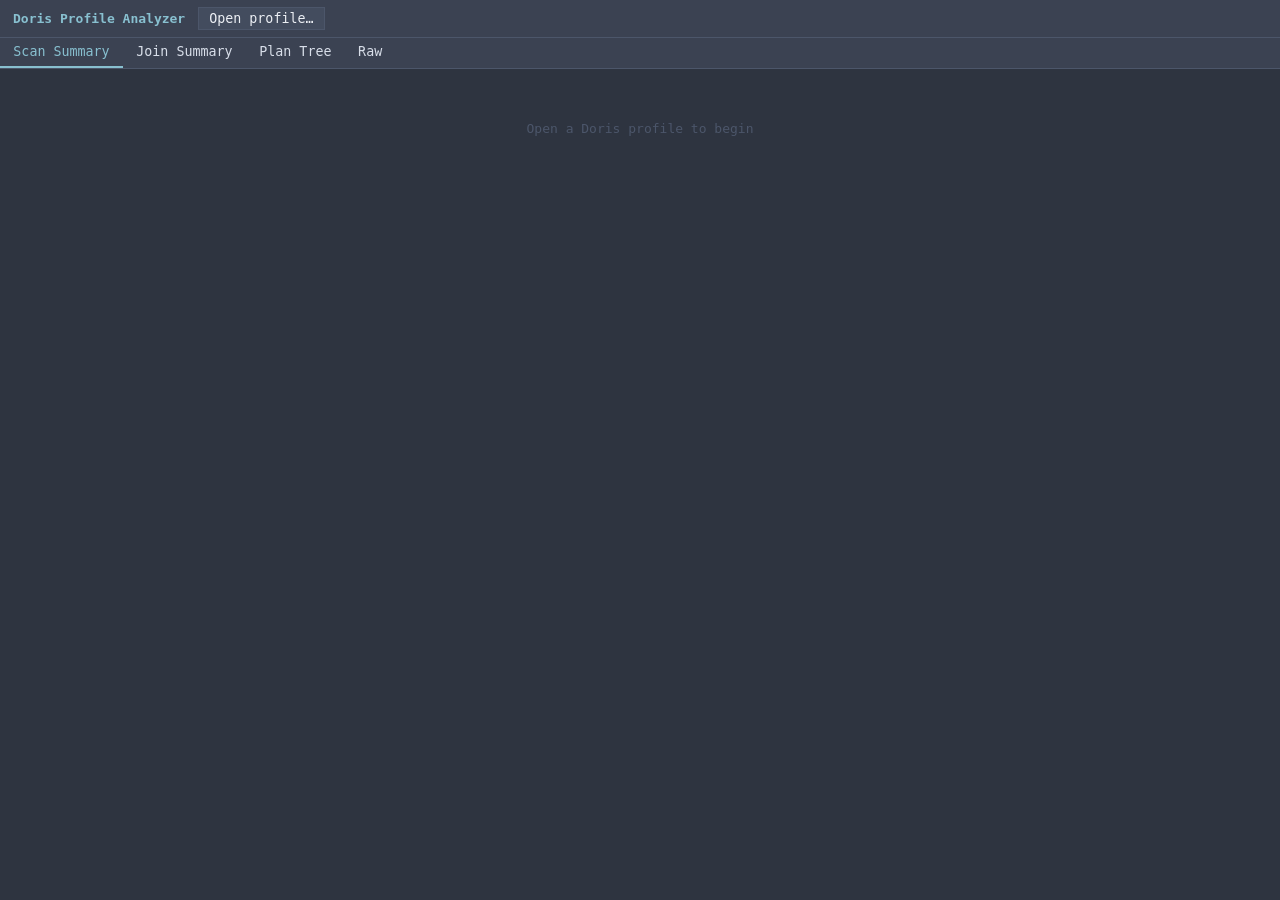
<file: index.html>
<!doctype html>
<html lang="en">
<head>
  <meta charset="utf-8">
  <title>Doris Profile Analyzer</title>
  <link rel="stylesheet" href="css/styles.css">
</head>
<body>
  <div id="app">
    <header class="app-header">
      <h1>Doris Profile Analyzer</h1>
      <button id="open-btn">Open profile…</button>
      <input id="file-input" type="file" hidden>
      <div id="file-meta"></div>
    </header>
    <nav class="tabs" id="tabs"></nav>
    <main id="content">
      <div class="empty-state">Drop a Doris profile here, or click "Open profile…"</div>
    </main>
    <div class="drop-overlay" id="drop-overlay">Drop profile here</div>
  </div>
  <script type="module" src="js/main.js"></script>
</body>
</html>
</file>
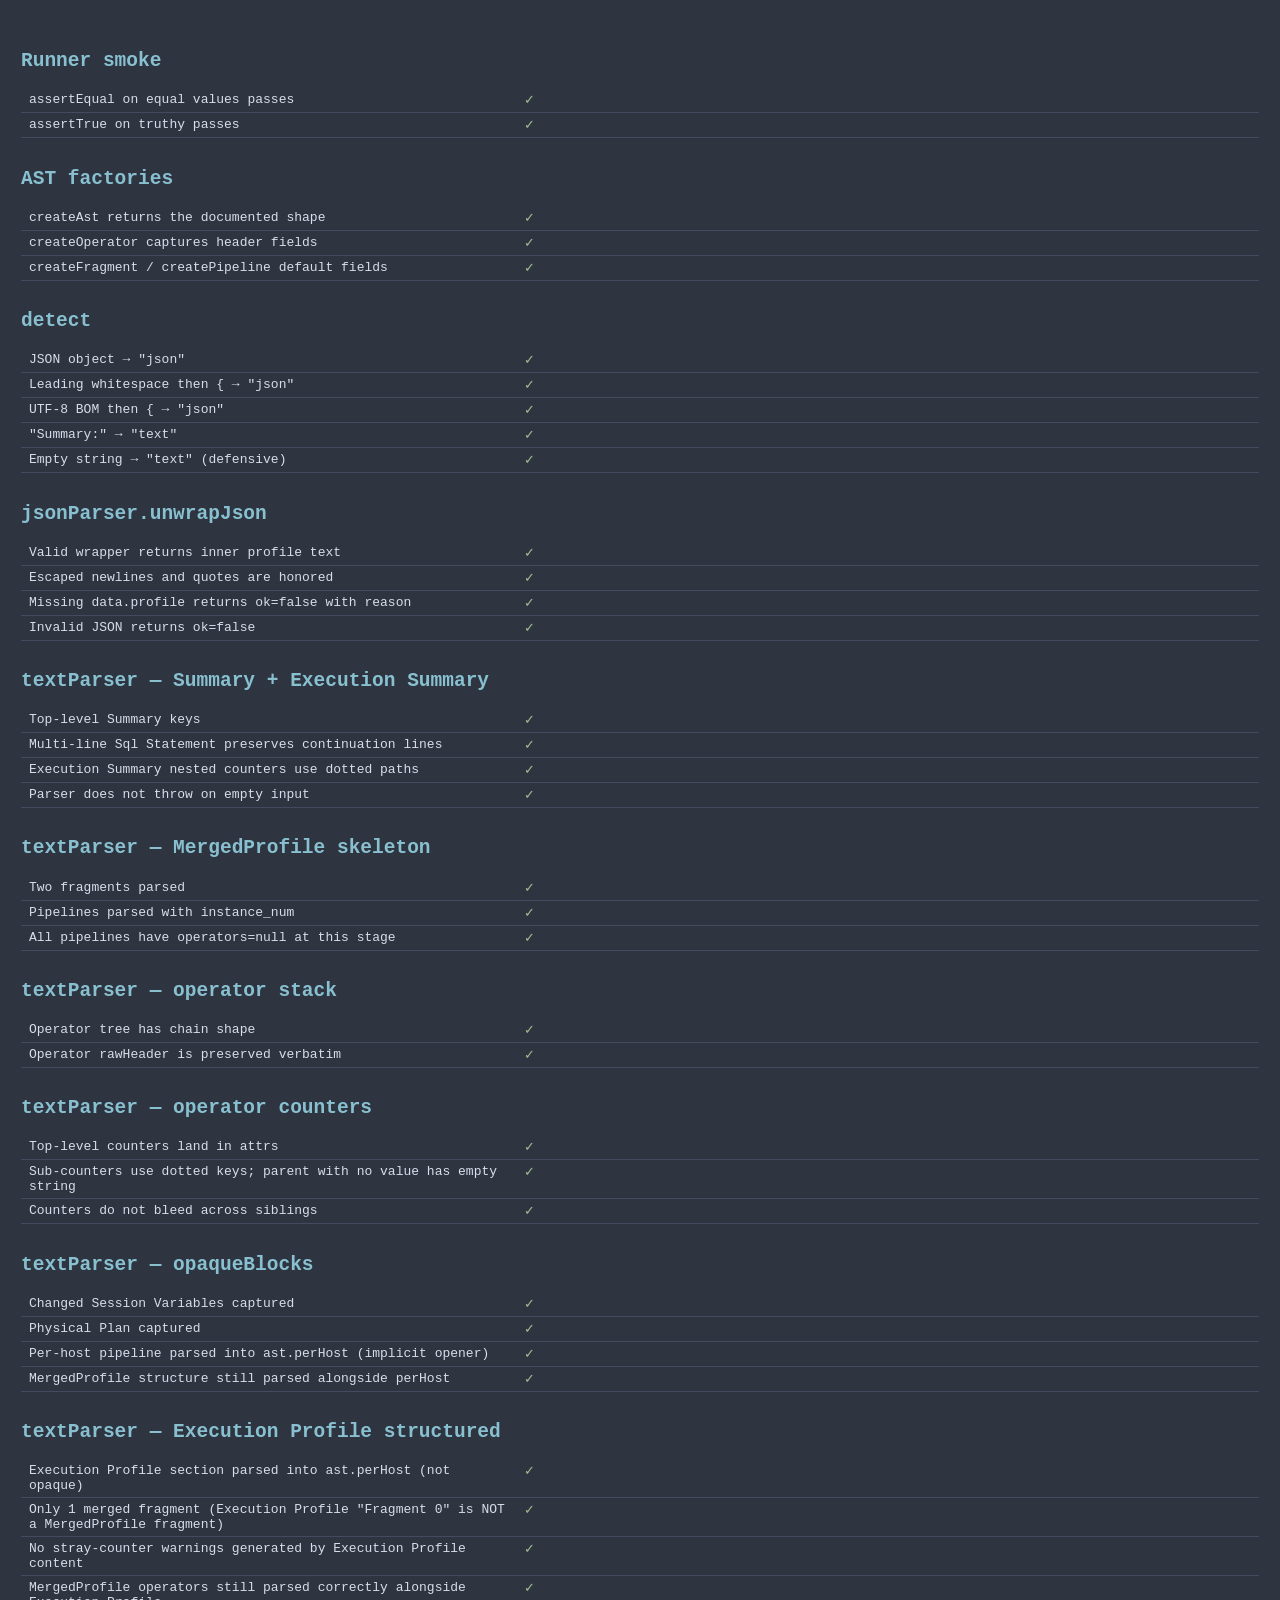
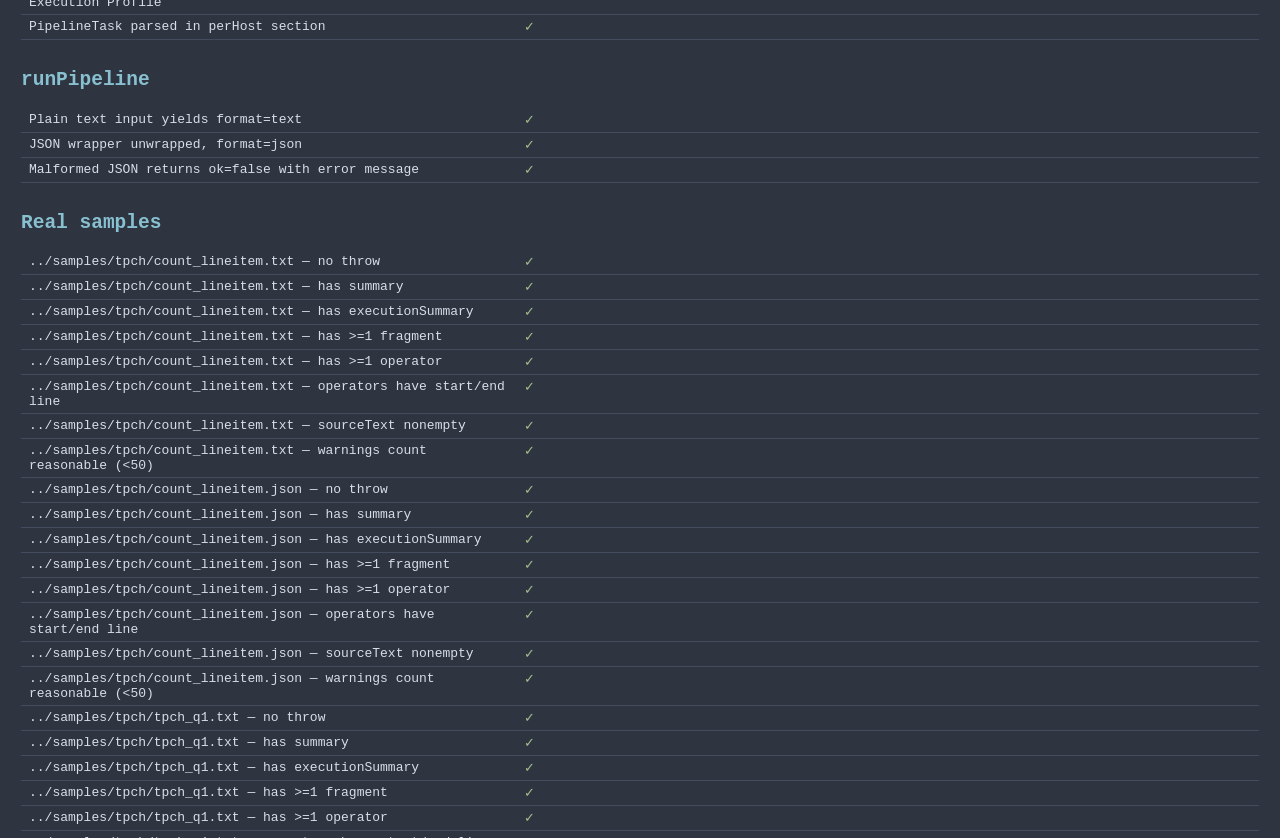
<file: test/index.html>
<!doctype html>
<html lang="en">
<head>
  <meta charset="utf-8">
  <title>doris-profile-analyzer — tests</title>
  <style>
    body { font-family: monospace; background: #2e3440; color: #d8dee9; padding: 1em; }
    h2 { margin-top: 1.5em; color: #88c0d0; }
    table.results { border-collapse: collapse; width: 100%; }
    table.results td { padding: 4px 8px; border-bottom: 1px solid #434c5e; vertical-align: top; }
    table.results td:first-child { width: 40%; }
    .pass { color: #a3be8c; }
    .fail { color: #bf616a; }
    .summary { font-size: 1.2em; padding: 0.5em; margin-bottom: 1em; }
    pre { margin: 0; white-space: pre-wrap; color: #bf616a; }
  </style>
</head>
<body>
  <div id="results"></div>
  <script type="module">
    import { run } from './runner.js';
    import './cases.js';
    run(document.getElementById('results'));
  </script>
</body>
</html>
</file>
<file: css/styles.css>
:root {
  /* Nord palette */
  --nord0:  #2e3440;
  --nord1:  #3b4252;
  --nord2:  #434c5e;
  --nord3:  #4c566a;
  --nord4:  #d8dee9;
  --nord5:  #e5e9f0;
  --nord6:  #eceff4;
  --nord7:  #8fbcbb;
  --nord8:  #88c0d0;
  --nord9:  #81a1c1;
  --nord10: #5e81ac;
  --nord11: #bf616a;
  --nord12: #d08770;
  --nord13: #ebcb8b;
  --nord14: #a3be8c;
  --nord15: #b48ead;
  --font-mono: ui-monospace, "Cascadia Code", "Consolas", "SF Mono", monospace;
}

* { box-sizing: border-box; }

html, body {
  margin: 0;
  padding: 0;
  height: 100%;
  background: var(--nord0);
  color: var(--nord4);
  font-family: var(--font-mono);
  font-size: 13px;
}

#app {
  display: flex;
  flex-direction: column;
  height: 100vh;
}

header.app-header {
  display: flex;
  align-items: center;
  gap: 1em;
  padding: 0.5em 1em;
  background: var(--nord1);
  border-bottom: 1px solid var(--nord3);
}

header.app-header h1 {
  margin: 0;
  font-size: 1em;
  color: var(--nord8);
}

button {
  background: var(--nord2);
  color: var(--nord6);
  border: 1px solid var(--nord3);
  padding: 0.25em 0.75em;
  font-family: inherit;
  cursor: pointer;
}
button:hover { background: var(--nord3); }

nav.tabs {
  display: flex;
  background: var(--nord1);
  border-bottom: 1px solid var(--nord3);
}
nav.tabs button.tab {
  background: transparent;
  border: none;
  border-bottom: 2px solid transparent;
  padding: 0.5em 1em;
  color: var(--nord4);
}
nav.tabs button.tab.active {
  color: var(--nord8);
  border-bottom-color: var(--nord8);
}

#content {
  flex: 1;
  overflow: auto;
}

/* Drop overlay */
.drop-overlay {
  position: fixed;
  inset: 0;
  background: rgba(46, 52, 64, 0.85);
  border: 4px dashed var(--nord8);
  display: none;
  align-items: center;
  justify-content: center;
  font-size: 1.5em;
  color: var(--nord8);
  z-index: 100;
}
.drop-overlay.visible { display: flex; }

.empty-state {
  padding: 4em;
  text-align: center;
  color: var(--nord3);
}

.raw-view {
  display: grid;
  grid-template-columns: max-content 1fr;
  font-family: var(--font-mono);
  font-size: 12px;
  line-height: 1.4;
}
.raw-view .gutter {
  background: var(--nord1);
  color: var(--nord3);
  text-align: right;
  user-select: none;
  padding: 0.25em 0.75em;
  border-right: 1px solid var(--nord3);
  white-space: pre;
}
.raw-view .body {
  padding: 0.25em 0.75em;
  white-space: pre;
  overflow-x: auto;
}
.raw-view .body .line { display: block; }

.raw-view .gutter .fold {
  display: inline-block;
  width: 1em;
  cursor: pointer;
  color: var(--nord3);
}
.raw-view .gutter .fold.collapsed { color: var(--nord13); }
.raw-view .gutter .fold.leaf      { visibility: hidden; }
.raw-view .body .line.hidden      { display: none; }
.raw-view .gutter .gutter-row { display: block; white-space: pre; }
.raw-view .gutter .gutter-row.hidden { display: none; }
.raw-view .gutter .gutter-row .line-num { color: var(--nord3); }

.app-header #file-meta {
  display: flex;
  gap: 1em;
  align-items: center;
  flex-wrap: wrap;
  color: var(--nord4);
}
.app-header #file-meta .field { display: inline-flex; gap: 0.4em; }
.app-header #file-meta .field .k { color: var(--nord3); }
.app-header #file-meta .badge {
  background: var(--nord13);
  color: var(--nord0);
  padding: 0.1em 0.5em;
  border-radius: 2px;
  cursor: pointer;
}
.warnings-panel {
  position: absolute;
  top: 3em;
  right: 1em;
  background: var(--nord1);
  border: 1px solid var(--nord13);
  padding: 0.5em;
  max-width: 40em;
  max-height: 20em;
  overflow: auto;
  display: none;
  z-index: 50;
}
.warnings-panel.visible { display: block; }
.warnings-panel .w-row { padding: 2px 0; }
.warnings-panel .w-line { color: var(--nord13); margin-right: 1em; }

.toast {
  position: fixed;
  bottom: 1em;
  right: 1em;
  background: var(--nord11);
  color: var(--nord6);
  padding: 0.5em 1em;
  border-radius: 2px;
  z-index: 200;
  max-width: 30em;
}
.banner {
  background: var(--nord13);
  color: var(--nord0);
  padding: 0.5em 1em;
  border-bottom: 1px solid var(--nord3);
}

.scan-summary { padding: 1em; }
.scan-summary .empty-state { padding: 2em; color: var(--nord3); text-align: center; }
.scan-summary-table {
  display: grid;
  grid-template-columns:
    2em
    minmax(8em, 1fr)
    minmax(7em, auto)
    minmax(6em, auto)
    minmax(6em, auto)
    minmax(6em, auto)
    minmax(5em, auto)
    minmax(9em, auto)
    minmax(5em, auto)
    minmax(7em, auto);
  gap: 0;
  font-size: 12px;
}
.scan-summary-table .header,
.scan-summary-table .cell {
  padding: 0.4em 0.6em;
  border-bottom: 1px solid var(--nord3);
}
.scan-summary-table .header {
  font-weight: bold;
  color: var(--nord8);
  background: var(--nord1);
  user-select: none;
}
.scan-summary-table .cell { background: var(--nord0); }
.scan-summary-table .cell.numeric { text-align: right; font-variant-numeric: tabular-nums; }
.scan-summary-table .cell.skew-medium { color: var(--nord13); font-weight: bold; }
.scan-summary-table .cell.skew-high   { color: var(--nord11); font-weight: bold; }
.scan-summary-table .cell.filter-good { color: var(--nord14); font-weight: bold; }
.scan-summary-table .header.sortable { cursor: pointer; }
.scan-summary-table .header.sortable:hover { background: var(--nord2); }
.scan-summary-table .header .sort-ind { margin-left: 0.3em; color: var(--nord3); }
.scan-summary-table .header.active .sort-ind { color: var(--nord8); }
.scan-summary-table .cell.expander { cursor: pointer; user-select: none; padding-right: 0.2em; }
.scan-summary-table .expanded {
  grid-column: 1 / -1;
  background: var(--nord1);
  padding: 0.75em 1em;
  border-bottom: 2px solid var(--nord3);
  font-size: 12px;
}
.scan-summary-table .expanded h3 { margin: 0.5em 0 0.25em; color: var(--nord8); font-size: 1em; }
.scan-summary-table .expanded table { border-collapse: collapse; width: 100%; margin-bottom: 0.5em; }
.scan-summary-table .expanded table th,
.scan-summary-table .expanded table td { padding: 0.2em 0.5em; border-bottom: 1px solid var(--nord3); text-align: left; }
.scan-summary-table .expanded table th { color: var(--nord8); }
.scan-summary-table .expanded .planinfo { background: var(--nord0); padding: 0.5em; white-space: pre-wrap; }
.scan-summary-table .expanded .scanner-skew { display: flex; gap: 1.5em; align-items: baseline; }
.scan-summary-table .expanded .scanner-skew .label { color: var(--nord3); }

.join-summary { padding: 1em; }
.join-summary .empty-state { padding: 2em; color: var(--nord3); text-align: center; }
.join-summary-table {
  display: grid;
  grid-template-columns:
    2em
    minmax(5em, auto)
    minmax(9em, auto)
    minmax(7em, auto)
    minmax(7em, auto)
    minmax(7em, auto)
    minmax(7em, auto)
    minmax(9em, auto)
    minmax(8em, auto)
    minmax(5em, auto);
  gap: 0;
  font-size: 12px;
}
.join-summary-table .header,
.join-summary-table .cell {
  padding: 0.4em 0.6em;
  border-bottom: 1px solid var(--nord3);
}
.join-summary-table .header {
  font-weight: bold;
  color: var(--nord8);
  background: var(--nord1);
  user-select: none;
}
.join-summary-table .cell { background: var(--nord0); }
.join-summary-table .cell.numeric { text-align: right; font-variant-numeric: tabular-nums; }
.join-summary-table .cell.skew-medium  { color: var(--nord13); font-weight: bold; }
.join-summary-table .cell.skew-high    { color: var(--nord11); font-weight: bold; }
.join-summary-table .cell.build-heavy  { color: var(--nord12); font-weight: bold; }
.join-summary-table .header.sortable { cursor: pointer; }
.join-summary-table .header.sortable:hover { background: var(--nord2); }
.join-summary-table .header .sort-ind { margin-left: 0.3em; color: var(--nord3); }
.join-summary-table .header.active .sort-ind { color: var(--nord8); }
.join-summary-table .cell.expander { cursor: pointer; user-select: none; padding-right: 0.2em; }
.join-summary-table .expanded {
  grid-column: 1 / -1;
  background: var(--nord1);
  padding: 0.75em 1em;
  border-bottom: 2px solid var(--nord3);
  font-size: 12px;
}
.join-summary-table .expanded h3 { margin: 0.5em 0 0.25em; color: var(--nord8); font-size: 1em; }
.join-summary-table .expanded table { border-collapse: collapse; width: 100%; margin-bottom: 0.5em; }
.join-summary-table .expanded table th,
.join-summary-table .expanded table td { padding: 0.2em 0.5em; border-bottom: 1px solid var(--nord3); text-align: left; }

/* ── Plan Tree ───────────────────────────────────────────────────────────── */
.plan-tree-wrap {
  position: relative;
  height: calc(100vh - 100px);
  width: 100%;
  overflow: hidden;
  background: var(--nord0);
}
.plan-tree-svg {
  width: 100%;
  height: 100%;
  cursor: grab;
  outline: none;
}
.plan-tree-svg.grabbing { cursor: grabbing; }
.plan-tree-svg .viewport { transform-origin: 0 0; }

.plan-tree-svg g.node { cursor: pointer; }
.plan-tree-svg g.node rect.card {
  stroke: var(--nord3);
  stroke-width: 1;
  fill: var(--nord1);
}
.plan-tree-svg g.node rect.card.heat-0 { fill: var(--nord1); }
.plan-tree-svg g.node rect.card.heat-1 { fill: var(--nord10); }
.plan-tree-svg g.node rect.card.heat-2 { fill: var(--nord13); }
.plan-tree-svg g.node rect.card.heat-3 { fill: var(--nord12); }
.plan-tree-svg g.node rect.card.heat-5 { fill: var(--nord11); }
.plan-tree-svg g.node.selected rect.card {
  stroke: var(--nord15);
  stroke-width: 2;
}
.plan-tree-svg g.node text {
  fill: var(--nord6);
  font-family: var(--font-mono);
  font-size: 11px;
  pointer-events: none;
}
.plan-tree-svg g.node text.op-name { font-weight: bold; }
.plan-tree-svg g.node text.op-id { fill: var(--nord4); font-size: 10px; }
.plan-tree-svg g.node text.metric { fill: var(--nord5); }
.plan-tree-svg g.node rect.heat-bar { fill: var(--nord11); opacity: 0.85; pointer-events: none; }

.plan-tree-svg path.edge {
  stroke: var(--nord3);
  stroke-width: 1.5;
  fill: none;
}
.plan-tree-svg path.edge.xfrag {
  stroke: var(--nord15);
  stroke-dasharray: 6 4;
}
.plan-tree-svg path.edge.pipeline {
  stroke: var(--nord7);
  stroke-dasharray: 2 3;
}

.plan-tree-controls {
  position: absolute;
  top: 0.5em;
  right: 0.5em;
  display: flex;
  gap: 0.4em;
  align-items: center;
  background: var(--nord1);
  padding: 0.3em 0.5em;
  border: 1px solid var(--nord3);
  border-radius: 4px;
  z-index: 2;
}
.plan-tree-controls button {
  background: var(--nord2);
  color: var(--nord6);
  border: 1px solid var(--nord3);
  padding: 0.2em 0.6em;
  cursor: pointer;
  font-family: var(--font-mono);
}
.plan-tree-controls button:hover { background: var(--nord3); }
.plan-tree-controls .zoom-pct {
  color: var(--nord5);
  font-variant-numeric: tabular-nums;
  min-width: 3.5em;
  text-align: right;
}

.plan-tree-detail {
  position: absolute;
  top: 0;
  right: 0;
  width: 380px;
  height: 100%;
  background: var(--nord1);
  border-left: 1px solid var(--nord3);
  overflow: auto;
  padding: 0.75em 1em;
  transform: translateX(100%);
  transition: transform 200ms ease-out;
  font-size: 12px;
  z-index: 1;
}
.plan-tree-detail.visible { transform: translateX(0); }
.plan-tree-detail header { border-bottom: 1px solid var(--nord3); padding-bottom: 0.5em; margin-bottom: 0.5em; }
.plan-tree-detail .panel-title { display: flex; align-items: center; justify-content: space-between; font-weight: bold; color: var(--nord8); }
.plan-tree-detail .panel-sub { color: var(--nord4); font-size: 11px; margin-top: 0.2em; }
.plan-tree-detail h3 { color: var(--nord8); font-size: 1em; margin: 0.75em 0 0.25em; }
.plan-tree-detail pre {
  background: var(--nord0);
  padding: 0.5em;
  margin: 0;
  white-space: pre-wrap;
  word-break: break-word;
  font-size: 11px;
  line-height: 1.4;
  border-radius: 3px;
}
.plan-tree-detail .xfrag-info { display: flex; flex-direction: column; gap: 0.3em; }
.plan-tree-detail button {
  background: var(--nord2);
  color: var(--nord6);
  border: 1px solid var(--nord3);
  padding: 0.3em 0.7em;
  cursor: pointer;
  font-family: var(--font-mono);
}
.plan-tree-detail button:hover { background: var(--nord3); }
.plan-tree-detail .close-btn { padding: 0 0.5em; line-height: 1.2; }
.join-summary-table .expanded table th { color: var(--nord8); }
.join-summary-table .expanded .planinfo { background: var(--nord0); padding: 0.5em; white-space: pre-wrap; }
.join-summary-table .expanded .time-breakdown { display: flex; gap: 1.5em; align-items: baseline; flex-wrap: wrap; }
.join-summary-table .expanded .time-breakdown .label { color: var(--nord3); }
</file>
